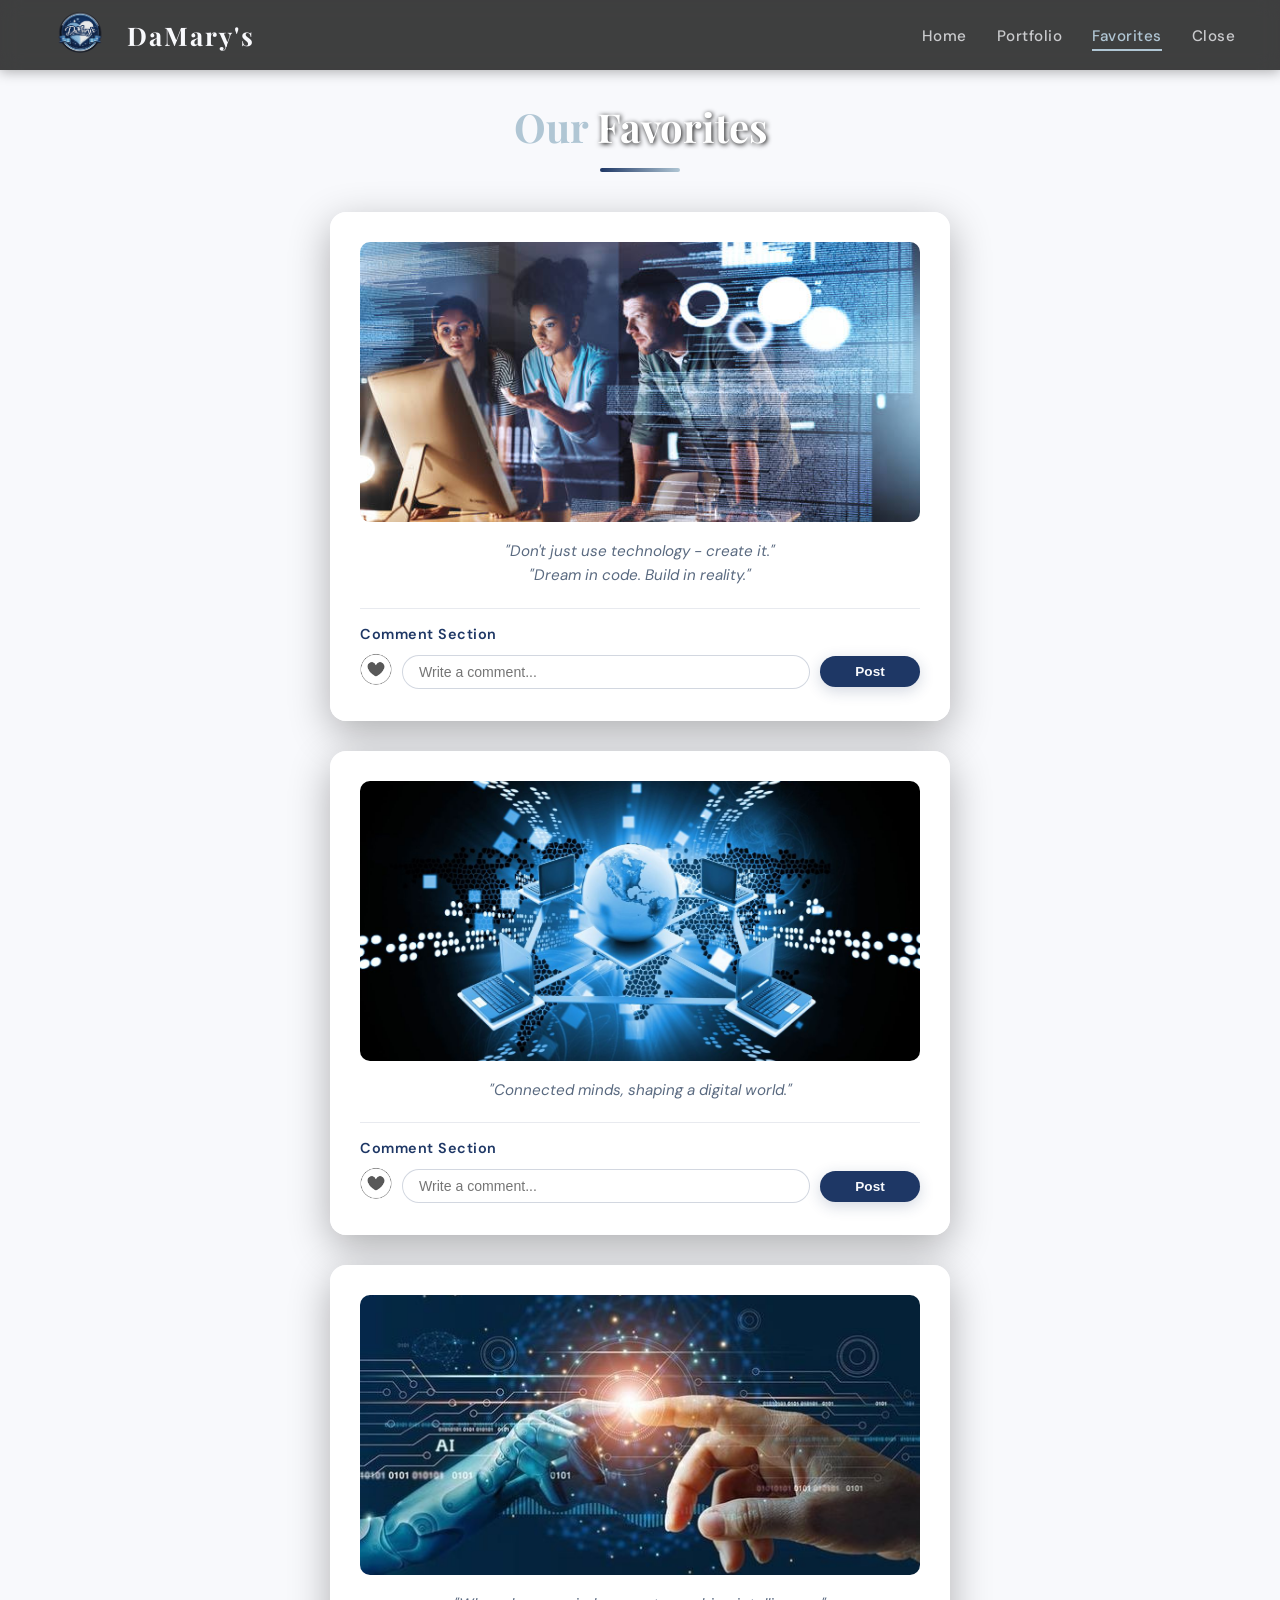
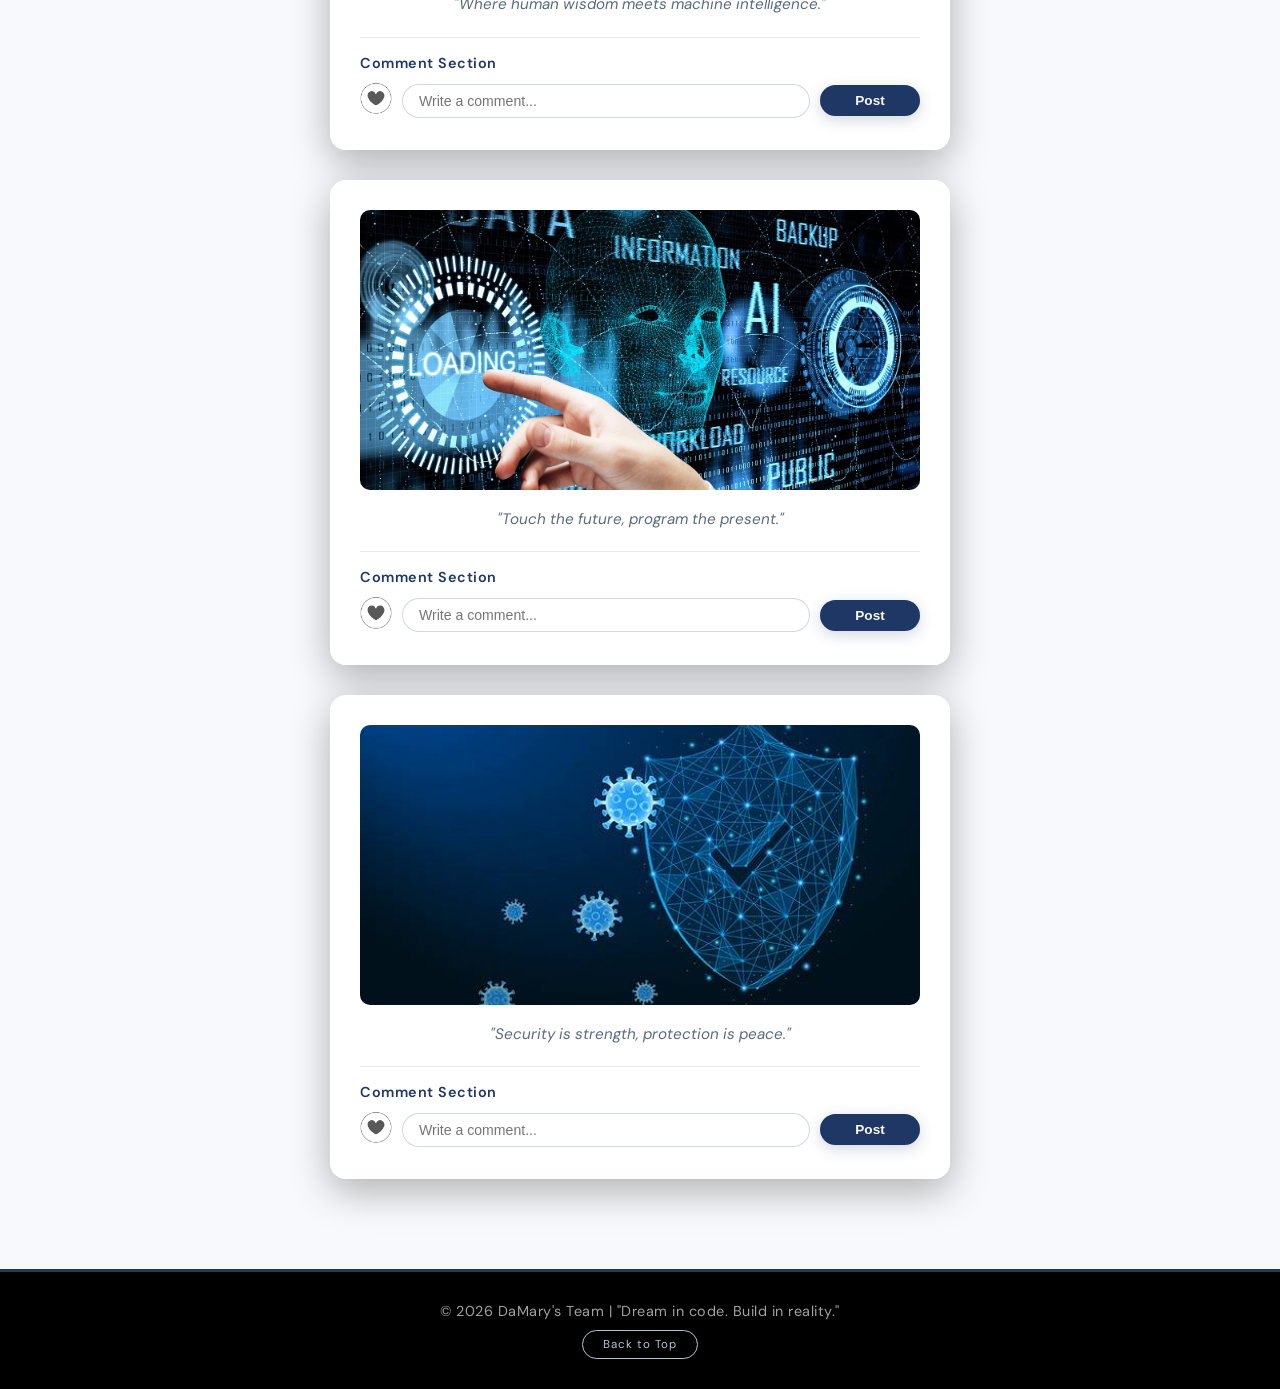
<file: Favorites.html>
<!DOCTYPE html>
<html lang="en">
<head>
  <meta charset="UTF-8">
  <meta name="viewport" content="width=device-width, initial-scale=1.0">
  <link href="https://fonts.googleapis.com/css2?family=Playfair+Display:wght@700;800&family=DM+Sans:wght@300;400;500;600&display=swap" rel="stylesheet">
  <link rel="icon" href="Images/logo.png" type="png">
  <link rel="stylesheet" href="style.css">
  <title>Favorites</title>
</head>
<body>

  <!-- NAVBAR -->
  <header>
    <nav class="navbar">
      <div class="logo">
        <img src="Images/logo.png" alt="DaMary's Logo" class="logo-img">
        <span>DaMary's</span>
      </div>
      <ul class="nav-links">
        <li><a href="index.html">Home</a></li>
        <li><a href="Portfolio.html">Portfolio</a></li>
        <li><a href="#Favorites" class="active">Favorites</a></li>
        <li><a href="#">Close</a></li>
      </ul>
    </nav>
  </header>

  <!-- VIDEO BACKGROUND -->
  <video autoplay muted loop playsinline class="hero-video">
    <source src="Images/videobg.mp4" type="video/mp4">
  </video>

  <!-- CARDS CONTAINER -->
  <div class="fav-wrapper">
    <div class="fav-header">
      <h2>Our <span class="highlight">Favorites</span></h2>
      <div class="underline"></div>
    </div>

    <div class="container">
      <!-- CARD 1 -->
      <div class="card">
        <div class="artwork">
          <img src="Images/image1.jpg" class="art-img">
          <p class="quote">"Don't just use technology - create it." <br>"Dream in code. Build in reality."</p>
        </div>
        <div class="comments-section">
          <p>Comment Section</p>
          <ul class="comments-list"></ul>
          <div class="comment-input-row">
            <div class="heart1" onclick="toggleLike(this)">
              <img src="Images/heart.png" class="tosmall">
            </div>
            <input type="text" class="comment-input" placeholder="Write a comment...">
            <button onclick="addComment(this)">Post</button>
          </div>
        </div>
      </div>

      <!-- CARD 2 -->
      <div class="card">
        <div class="artwork">
          <img src="Images/image2.jpg" class="art-img">
          <p class="quote">"Connected minds, shaping a digital world."</p>
        </div>
        <div class="comments-section">
          <p>Comment Section</p>
          <ul class="comments-list"></ul>
          <div class="comment-input-row">
            <div class="heart1" onclick="toggleLike(this)">
              <img src="Images/heart.png" class="tosmall">
            </div>
            <input type="text" class="comment-input" placeholder="Write a comment...">
            <button onclick="addComment(this)">Post</button>
          </div>
        </div>
      </div>

      <!-- CARD 3 -->
      <div class="card">
        <div class="artwork">
          <img src="Images/image3.jpg" class="art-img">
          <p class="quote">"Where human wisdom meets machine intelligence."</p>
        </div>
        <div class="comments-section">
          <p>Comment Section</p>
          <ul class="comments-list"></ul>
          <div class="comment-input-row">
            <div class="heart1" onclick="toggleLike(this)">
              <img src="Images/heart.png" class="tosmall">
            </div>
            <input type="text" class="comment-input" placeholder="Write a comment...">
            <button onclick="addComment(this)">Post</button>
          </div>
        </div>
      </div>

      <!-- CARD 4 -->
      <div class="card">
        <div class="artwork">
          <img src="Images/image4.jpg" class="art-img">
          <p class="quote">"Touch the future, program the present."</p>
        </div>
        <div class="comments-section">
          <p>Comment Section</p>
          <ul class="comments-list"></ul>
          <div class="comment-input-row">
            <div class="heart1" onclick="toggleLike(this)">
              <img src="Images/heart.png" class="tosmall">
            </div>
            <input type="text" class="comment-input" placeholder="Write a comment...">
            <button onclick="addComment(this)">Post</button>
          </div>
        </div>
      </div>

      <!-- CARD 5 -->
      <div class="card">
        <div class="artwork">
          <img src="Images/image5.jpg" class="art-img">
          <p class="quote">"Security is strength, protection is peace."</p>
        </div>
        <div class="comments-section">
          <p>Comment Section</p>
          <ul class="comments-list"></ul>
          <div class="comment-input-row">
            <div class="heart1" onclick="toggleLike(this)">
              <img src="Images/heart.png" class="tosmall">
            </div>
            <input type="text" class="comment-input" placeholder="Write a comment...">
            <button onclick="addComment(this)">Post</button>
          </div>
        </div>
      </div>
    </div>
  </div>

  <!-- FOOTER -->
  <footer>
    <p>© 2026 DaMary's Team | "Dream in code. Build in reality."</p>
    <a href="#">Back to Top</a>
  </footer>

  <script src="script.js"></script>
</body>
</html>
</file>
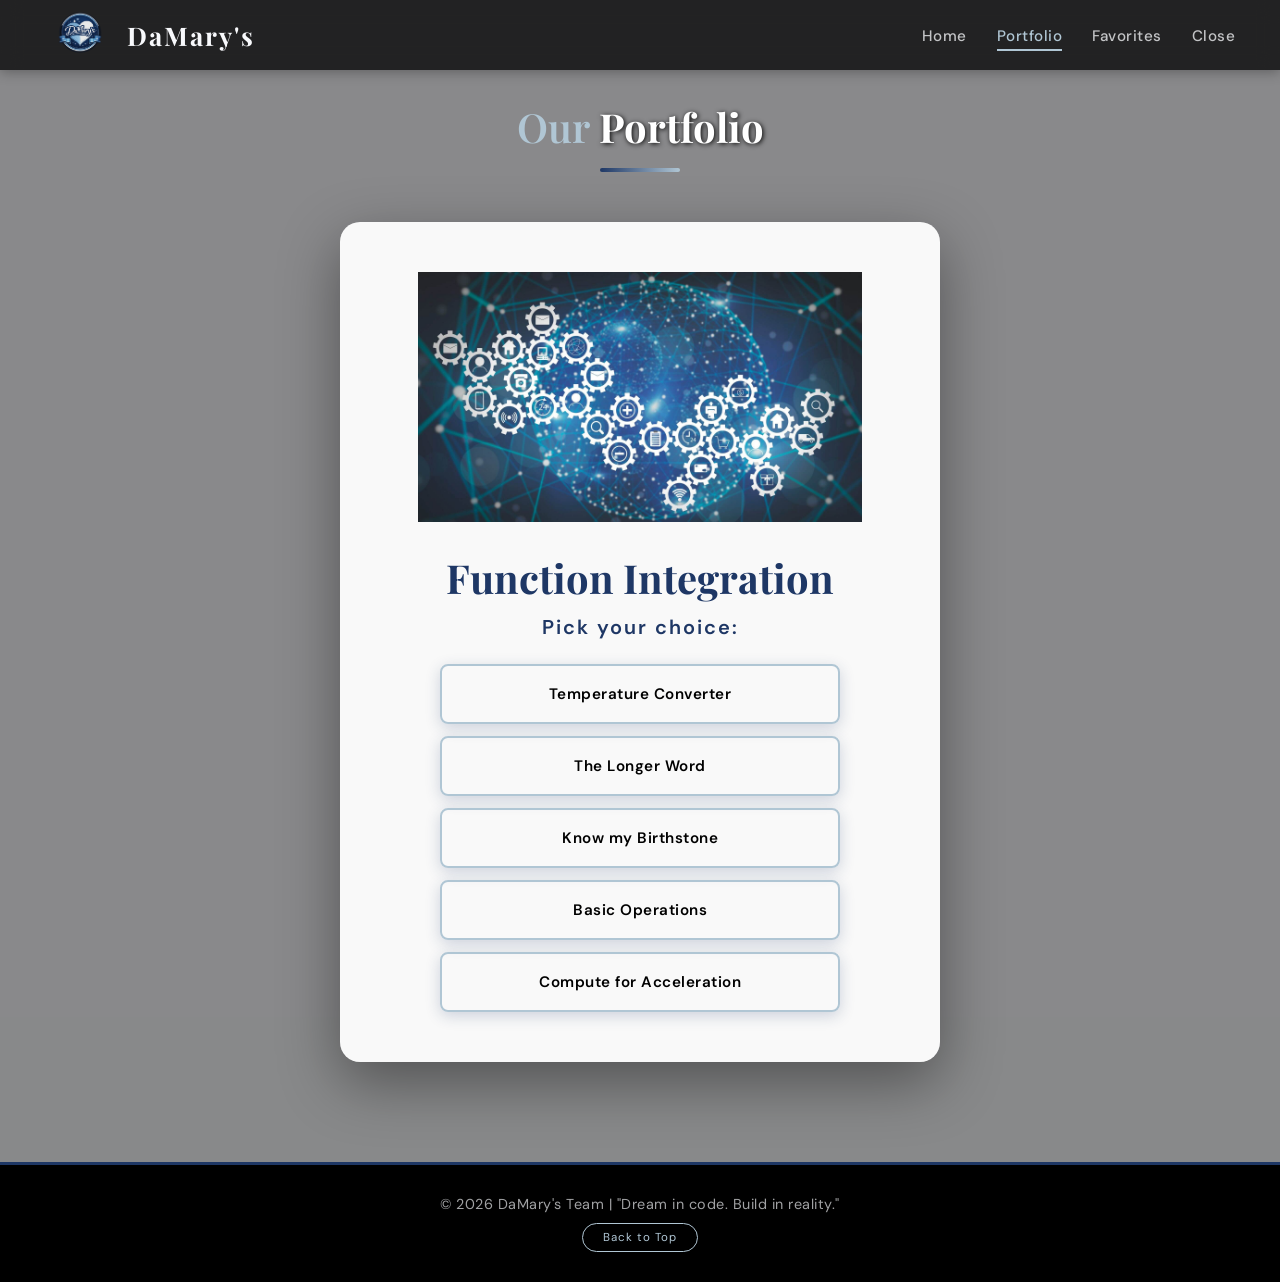
<file: Portfolio.html>
<!DOCTYPE html>
<html lang="en">
<head>
    <meta charset="UTF-8">
    <meta name="viewport" content="width=device-width, initial-scale=1.0">
    <link href="https://fonts.googleapis.com/css2?family=Playfair+Display:wght@700;800&family=DM+Sans:wght@300;400;500;600&display=swap" rel="stylesheet">
    <link rel="icon" href="Images/logo.png" type="png">
    <link rel="stylesheet" href="style.css" />
    <title>DaMary's Team</title>
</head>
<body>
    <!-- NAVBAR -->
  <header>
    <nav class="navbar">
      <div class="logo">
        <img src="Images/logo.png" alt="DaMary's Logo" class="logo-img">
        <span>DaMary's</span>
      </div>
      <ul class="nav-links">
        <li><a href="index.html">Home</a></li>
        <li><a href="#Portfolio" class="active">Portfolio</a></li>
        <li><a href="Favorites.html">Favorites</a></li>
        <li><a href="#" onclick="self.close()">Close</a></li>
      </ul>
    </nav>
  </header>

  <section class="portfolio-hero" id="home">
  
  <!-- Video Background -->
  <video autoplay muted loop playsinline class="hero-video">
    <source src="Images/videobg.mp4" type="video/mp4">
  </video>
  
  <div class="video-overlay"></div>
  
  <!-- Game Modal ON TOP of video -->
  <div id="game-option" class="option">
    <div class="section-header">
    <h2>Our <span class="highlight">Portfolio</span></h2>
      <div class="underline"></div>
    </div>
    <div class="game-container">
      <img src="Images/function.jpg" alt="function pic">
      <h1>Function Integration</h1>
      <div class="game-title">
        <h2>Pick your choice:</h2>
      </div>
      <div class="menu">
        <div class="menu-grid">
          <div class="menu-content">
            <button onclick="tempConverter()">Temperature Converter</button>
          </div>
          <div class="menu-content">
            <button onclick="longerWord()">The Longer Word</button>
          </div>
          <div class="menu-content">
            <button onclick="showBirthStone()">Know my Birthstone</button>
          </div>
          <div class="menu-content">
            <button onclick="arithmetic()">Basic Operations</button>
          </div>
          <div class="menu-content">
            <button onclick="computeAcceleration()">Compute for Acceleration</button>
          </div>
        </div>
      </div>
    </div>
  </div>

</section>

<footer>
  <p>© 2026 DaMary's Team | "Dream in code. Build in reality."</p>
  <a href="#">Back to Top</a>
</footer>
    <script src="script.js"></script>
</body>
</html>
</file>
<file: style.css>
/*Base*/
* {
  margin: 0;
  padding: 0;
  box-sizing: border-box;
  scroll-behavior: smooth;
}

:root {
  --black:       #000000;
  --regal-blue:  #1E3765;
  --white-lilac: #F8F9FC;
  --pastel-blue: #B0C6D4;
  --white:       #ffffff;
}

body {
  font-family: 'DM Sans', sans-serif; 
  background: var(--white-lilac);
  color: var(--regal-blue);
}

h1, h2, h3 {
  font-family: 'Playfair Display', serif; 
}

/*NAVBAR*/
.navbar {
  display: flex;
  justify-content: space-between;
  align-items: center;
  padding: 5px 45px;
  background: rgba(0, 0, 0, 0.75);
  backdrop-filter: blur(10px);
  -webkit-backdrop-filter: blur(10px);
  color: var(--white-lilac);
  position: fixed;
  top: 0;
  left: 0;
  right: 0;
  z-index: 100;
  box-shadow: 0 2px 12px rgba(0, 0, 0, 0.3);
}

.logo {
  display: flex;
  align-items: center;
  gap: 12px;
}

.logo-img {
  width: 70px;
  height: 60px;
  object-fit: contain;
  border-radius: 50%; 
}

.logo span {
  font-family: 'Playfair Display', serif;
  font-size: 1.6em;
  font-weight: 700;
  color: var(--white-lilac);
  letter-spacing: 2px;
}

.nav-links {
  list-style: none;
  display: flex;
  gap: 30px;
}

.nav-links a {
  text-decoration: none;
  color: rgba(248, 249, 252, 0.75);
  transition: color 0.3s ease;
  font-weight: 500;
  font-size: 0.95em;
  letter-spacing: 0.5px;
}

.nav-links a:hover {
  color: var(--white-lilac);
}

.nav-links a.active {
  color: var(--pastel-blue);
  border-bottom: 2px solid var(--pastel-blue);
  padding-bottom: 3px;
}

/* HERO */
.hero {
  position: relative;
  display: flex;
  align-items: center;
  flex-direction: column;
  justify-content: center;
  min-height: 100vh;
  height: auto;
  padding: 100px 60px 40px;  
  gap: 40px;
  background: url("images/bg.jpg") no-repeat center center/cover;
  color: var(--white-lilac);
}

.hero-content {
  display: flex;
  align-items: center;
  justify-content: space-between;
  gap: 60px;
  max-width: 1200px;
  width: 100%;
  flex: 1;
}

/* HERO LEFT */
.hero-left {
  flex: 1;
  max-width: 520px;
  animation: slideUp 0.8s ease-out;
  color: var(--white-lilac);
}

.pre-title {
  display: block;
  font-size: 0.85em;
  color: var(--pastel-blue);
  letter-spacing: 2px;
  text-transform: uppercase;
  margin-bottom: 12px;
  
}

.hero-left h1 {
  font-size: 3.6em;
  font-weight: 800;
  line-height: 1.2;
  margin-bottom: 20px;
  color: var(--white-lilac);
  letter-spacing: 1px;
}
.hero-left h1 .highlight {
  color: var(--white);
  text-shadow: 3px 3px 15px rgba(176, 198, 212, 0.5);
}

.hero-left p {
  font-size: 1.1em;
  color: rgba(248, 249, 252, 0.75);
  line-height: 1.8;
  margin-bottom: 36px;
}

.highlight{
  color: var(--white);
  font-weight: 700;
  font-size: 1em;
  text-shadow: 1px 1px 5px rgba(0, 0, 0, 1);
}

.team-names {
  font-size: 0.5em;
  color: var(--pastel-blue);
  margin-bottom: 24px;
  font-weight: 500;
}

.tagline {
  font-style: italic;
  font-size: 1em;
  color: var(--pastel-blue);
  margin-top: 5px;
  margin-bottom: 28px;
  opacity: 0.85;
}

/* About Us button */
.about-btn {
  padding: 14px 40px;
  background: var(--white-lilac);
  color: var(--regal-blue);
  border: none;
  border-radius: 30px;
  cursor: pointer;
  font-weight: 700;
  transition: all 0.3s ease;
  box-shadow: 0 4px 20px rgba(0, 0, 0, 0.2);
  letter-spacing: 0.5px;
  align-items: center;
}

.about-btn:hover {
  background: var(--regal-blue);
  color: var(--white);
  transform: translateY(-3px);
  box-shadow: 0 8px 24px rgba(0, 0, 0, 0.25);
}

/* HERO RIGHT (CAROUSEL)*/
.hero-right {
  flex: 1;
  position: relative;
  margin-top: 20px;
  align-self: center;
  height: 420px;
  max-width: 450px;
  border-radius: 20px;
  overflow: hidden;
  box-shadow:
    0 0 0 2px var(--pastel-blue),
    0 0 30px rgba(176, 198, 212, 0.3),
    0 25px 60px rgba(0, 0, 0, 0.5);
  transition: box-shadow 0.4s ease;
}

.hero-right:hover {
  box-shadow:
    0 0 0 2px var(--white-lilac),
    0 0 50px rgba(176, 198, 212, 0.5),        
    0 25px 60px rgba(0, 0, 0, 0.5);
}

.hero-right img {
  position: absolute;
  top: 0;
  left: 0;
  width: 100%;
  height: 100%;
  object-fit: cover;
  object-position: center top;   
  opacity: 0;
  transition: opacity 1s ease-in-out;
}

.hero-right img.active {
  opacity: 1;
}

.carousel-dots {
  display: flex;
  justify-content: center;
  gap: 8px;
  padding-top: 20px;            
  width: 100%;
  max-width: 1200px;
}

.dot {
  width: 8px;
  height: 8px;
  border-radius: 50%;
  background: rgba(248, 249, 252, 0.35);
  transition: all 0.3s ease;
  cursor: pointer;
}

.dot.active {
  background: var(--pastel-blue);
  width: 24px;                   
  border-radius: 4px;
}

@keyframes slideUp {
  from { opacity: 0; transform: translateY(30px); }
  to   { opacity: 1; transform: translateY(0); }
}

/* PROFILES SECTION */
.profiles {
  margin-top: 5px;
  margin-bottom: 20px;
  text-align: center;
  padding: 100px 20px 80px;
  background: var(--white-lilac);
  color: var(--regal-blue);
}

.section-header {
  margin-bottom: 50px;
}

.section-header h2 {
  font-size: 2.5em;
  font-weight: 600;
  color: var(--pastel-blue);
}

.underline {
  width: 80px;
  height: 4px;
  background: linear-gradient(to right, var(--regal-blue), var(--pastel-blue));
  margin: 15px auto 0;
  border-radius: 2px;
}

/* PROFILE CARDS */
.profile-container {
  display: flex;
  align-items: stretch;
  justify-content: center;
  gap: 30px;
  flex-wrap: wrap;
  max-width: 1200px;
  margin: 0 auto;
}

.profile-card {
  display: flex;
  flex-direction: column;
  justify-content: space-between;
  height: 100%;
  background: var(--white);
  border-radius: 15px;
  padding: 30px 25px;
  width: 280px;
  box-shadow: 0 8px 25px rgba(15, 64, 155, 0.1);
  transition: all 0.3s ease;
  overflow: hidden;
}

.profile-card:hover {
  transform: translateY(-8px);
  border-color: #1E3765;
  border: 2px solid var(--regal-blue);
  box-shadow: 0 16px 40px rgba(9, 77, 203, 0.2);
}

.img-wrapper {
  background: var(--pastel-blue);
  opacity: 0.9;
  width: calc(100% + 50px);
  height: 250px;
  margin: -30px -25px 20px -25px;
  overflow: hidden;
  border-radius: 15px 15px 0 0;
}

.img-wrapper img {
  width: 100%;
  height: 100%;
  object-fit: cover;
  transition: transform 0.4s ease;
  object-position: center top;
}

.profile-card:hover .img-wrapper img {
  transform: scale(1.05);
}

.profile-card h3 {
  font-size: 1.2em;
  font-weight: 700;
  color: var(--regal-blue);
  margin: 10px 0 6px;
}

.role {
  color: var(--pastel-blue);
  font-size: 0.9em;
  margin-bottom: 15px;
}

.member-bio {
  font-size: 0.82em;
  color: #5a6a80;
  line-height: 1.5;
  margin-bottom: 10px;
  font-style: italic;
  justify-content: center;
  align-items: ju;
  padding: 0 10px;
}

.card-footer {
  margin-top: 15px;
}

.badge {
  display: inline-block;
  background: var(--regal-blue);
  color: var(--white-lilac);
  padding: 6px 16px;
  border-radius: 20px;
  font-size: 0.78em;
  font-weight: 600;
  letter-spacing: 0.5px;
}

/* FOOTER  */
footer {
  background: var(--black);
  color: rgba(248, 249, 252, 0.65);
  text-align: center;
  padding: 30px 20px;
  font-size: 0.9em;
  letter-spacing: 0.5px;
  border-top: 3px solid var(--regal-blue);
  display: flex;
  flex-direction: column;
  gap: 10px;
}

footer p {
  color: rgba(248, 249, 252, 0.65);
}

footer a {
  display: inline-block;
  align-self: center;      
  width: auto;             
  padding: 6px 20px;
  border: 1px solid var(--pastel-blue);
  border-radius: 20px;
  color: var(--pastel-blue);
  font-size: 0.8em;
  letter-spacing: 1px;
  text-decoration: none;
  transition: all 0.3s ease;
}

footer a:hover {
  background: var(--pastel-blue);
  color: var(--black);
}

/*RESPONSIVE */
@media (max-width: 768px) {
  .navbar {
    padding: 15px 20px;
  }

  .nav-links {
    gap: 16px;
  }

  .nav-links a {
    font-size: 0.85em;
  }

  .hero {
    padding: 100px 30px 50px;
  }

  .hero-content {
    flex-direction: column;
    text-align: center;
    gap: 30px;
  }

  .hero-left {
    max-width: 100%;
  }

  .hero-right {
    width: 100%;
    max-width: 100%;
    height: 260px;
  }

  .profile-container {
    flex-direction: column;
    align-items: center;
  }

  .profile-card {
    width: 90%;
    max-width: 340px;
  }
}

/* PORTFOLIO PAGE — portfolio.html */

/* HERO VIDEO SECTION */
.portfolio-hero {
  position: relative;
  width: 100%;
  min-height: 100vh;
  display: flex;
  align-items: center;
  justify-content: center;
  overflow: hidden;
  padding-bottom: 0;
}

.hero-video {
  position: absolute;
  top: 0;
  left: 0;
  width: 100%;
  height: 100%;
  object-fit: cover;
  z-index: 0;
}

/* DARK OVERLAY */
.video-overlay {
  position: absolute;
  inset: 0;
  background: rgba(0, 0, 0, 0.45);   
  z-index: 1;
}

/*  GAME / FUNCTION SECTION */
.option {
  position: relative;
  z-index: 2;       
  padding: 60px 20px;
  width: 100%;
  display: flex;
  flex-direction: column;
  justify-content: center;
  align-items: center;
  padding-top: 100px;
  padding-bottom: 60px;
}

.game-container {
  width: 90%;
  max-width: 600px;       
  margin: 0 auto;
  background: rgba(255, 255, 255, 0.95);
  border-radius: 20px;
  padding: 50px 40px;
  box-shadow: 0 20px 60px rgba(0, 0, 0, 0.4);
  backdrop-filter: blur(10px);
  text-align: center;
  margin-bottom: 40px;
}

.game-container img {
  width: 90%;
  max-height: 250px;
  object-fit:contain;
  border-radius: 12px;
  margin-bottom: 24px;
}

.game-container h1 {
  font-family: 'Playfair Display', serif;
  font-size: 2.5em;
  color: var(--regal-blue);
  margin-bottom: 10px;
  text-align: center;
}

/* GAME TITLE */
.game-title h2 {
  font-family: 'DM Sans', sans-serif;
  font-size: 1.25em;
  color: var(--regal-blue);
  font-weight: 600;
  letter-spacing: 2px;
  margin-bottom: 24px;
  text-align: center;
}

.menu-content {
  width: 100%;
}

/* MENU GRID  */
.menu-grid {
  display: flex;
  flex-direction: column;
  align-items: center;
  gap: 12px;
  width: 400px;
  margin: 0 auto;
  justify-content: center;
}

.menu-content button {
  width: 100%;
  max-width: 100%;
  height: 60px;
  padding: 16px;
  border-radius: 8px;        
  background: var(--whilte-lilac);
  color: var(--black);
  font-family: 'DM Sans', sans-serif;
  font-size: 0.95em;
  font-weight: 600;
  border: 2px solid var(--pastel-blue);
  cursor: pointer;
  letter-spacing: 0.5px;
  transition: all 0.3s ease;
  box-shadow: 0 4px 15px rgba(30, 55, 101, 0.2);
}

.menu-content button:hover {
  background: var(--regal-blue);
  color: var(--white);
  transform: translateY(-3px);
  box-shadow: 0 8px 20px rgba(30, 55, 101, 0.3);
}

/* RESPONSIVE — PORTFOLIO */
@media (max-width: 768px) {
  .game-container {
    padding: 30px 20px;
  }

  .game-container h1 {
    font-size: 1.5em;
  }

  .menu-grid {
    grid-template-columns: 1fr; 
  }

  .menu-content:last-child:nth-child(odd) {
    grid-column: 1;
  }
}

/* FAVORITES PAGE — Favorites.html */

/*  VIDEO BACKGROUND (favorites) */
.hero-video {
  position: fixed;
  top: 0;
  left: 0;
  width: 100%;
  height: 100%;
  object-fit: cover;
  z-index: -1;
}

/* FAVORITES WRAPPER */
.fav-wrapper {
  position: relative;
  z-index: 1;
  padding-top: 100px;    
  padding-bottom: 60px;
  min-height: 100vh;
}

/*  FAVORITES HEADER */
.fav-header {
  text-align: center;
  margin-bottom: 40px;
}

.fav-header h2 {
  font-family: 'Playfair Display', serif;
  font-size: 2.5em;
  font-weight: 700;
  color: var(--pastel-blue);
}

/*  CARDS CONTAINER */
.container {
  width: 680px;
  margin: 0 auto;
  padding: 0 30px;
}

/* CARD */
.card {
  background: rgba(255, 255, 255, 0.95);
  border: none;
  padding: 30px;
  margin-bottom: 30px;
  border-radius: 16px;
  box-shadow: 0 12px 40px rgba(0, 0, 0, 0.3);
  backdrop-filter: blur(10px);
  transition: transform 0.3s ease, box-shadow 0.3s ease;
}

.card:hover {
  transform: translateY(-4px);
  box-shadow: 0 20px 50px rgba(0, 0, 0, 0.4);
}

/* ARTWORK  */
.artwork {
  text-align: center;
}

.art-img {
  width: 100%;
  height: 280px;
  object-fit: cover;
  border-radius: 10px;
  border: none;
}

/* QUOTE */
.quote {
  font-style: italic;
  margin-top: 12px;
  font-size: 0.95em;
  color: #5a6a80;
  line-height: 1.6;
}

/*  COMMENT SECTION */
.comments-section {
  margin-top: 20px;
  border-top: 1px solid rgba(30, 55, 101, 0.1);
  padding-top: 16px;
}

.comments-section p {
  font-weight: 600;
  color: var(--regal-blue);
  font-size: 0.9em;
  letter-spacing: 0.5px;
  margin-bottom: 10px;
}

.comments-list {
  list-style: none;
  padding: 0;
  margin: 0 0 10px;
  font-size: 0.88em;
  color: #5a6a80;
}

/* COMMENT INPUT ROW */
.comment-input-row {
  display: flex;
  width: 100%;
  gap: 10px;
  align-items: center;
}

.comment-input {
  flex: 1;
  padding: 8px 16px;
  border-radius: 20px;
  border: 1px solid rgba(30, 55, 101, 0.2);
  font-size: 0.88em;
  outline: none;
  transition: border 0.3s;
}

.comment-input:focus {
  border-color: var(--regal-blue);
}

/* POST BUTTON */
.comment-input-row button {
  padding: 8px 20px;
  width: 100px;
  background: var(--regal-blue);
  color: var(--white-lilac);
  border: none;
  border-radius: 20px;
  font-size: 0.85em;
  font-weight: 600;
  cursor: pointer;
  transition: all 0.3s ease;
  margin-left: 0;
  box-shadow: 0 4px 15px rgba(30, 55, 101, 0.2);
}

.comment-input-row button:hover {
  background: var(--pastel-blue);
  color: var(--black);
  border: 2px solid var(--regal-blue);
}

/* HEART BUTTON */
.heart1 {
  cursor: pointer;
  transition: transform 0.2s ease;
}

.heart1:hover {
  transform: scale(1.2);
}

.tosmall {
  width: 32px;
  filter: grayscale(100%);
  transition: filter 0.3s ease;
}

.heart1.liked .tosmall {
  filter: grayscale(0%);   
}

/* RESPONSIVE — FAVORITES */
@media (max-width: 768px) {
  .container {
    width: 100%;
    padding: 0 16px;
  }

  .card {
    padding: 20px;
  }

  .art-img {
    height: 200px;
  }

  .fav-header h2 {
    font-size: 1.8em;
  }
}
</file>
